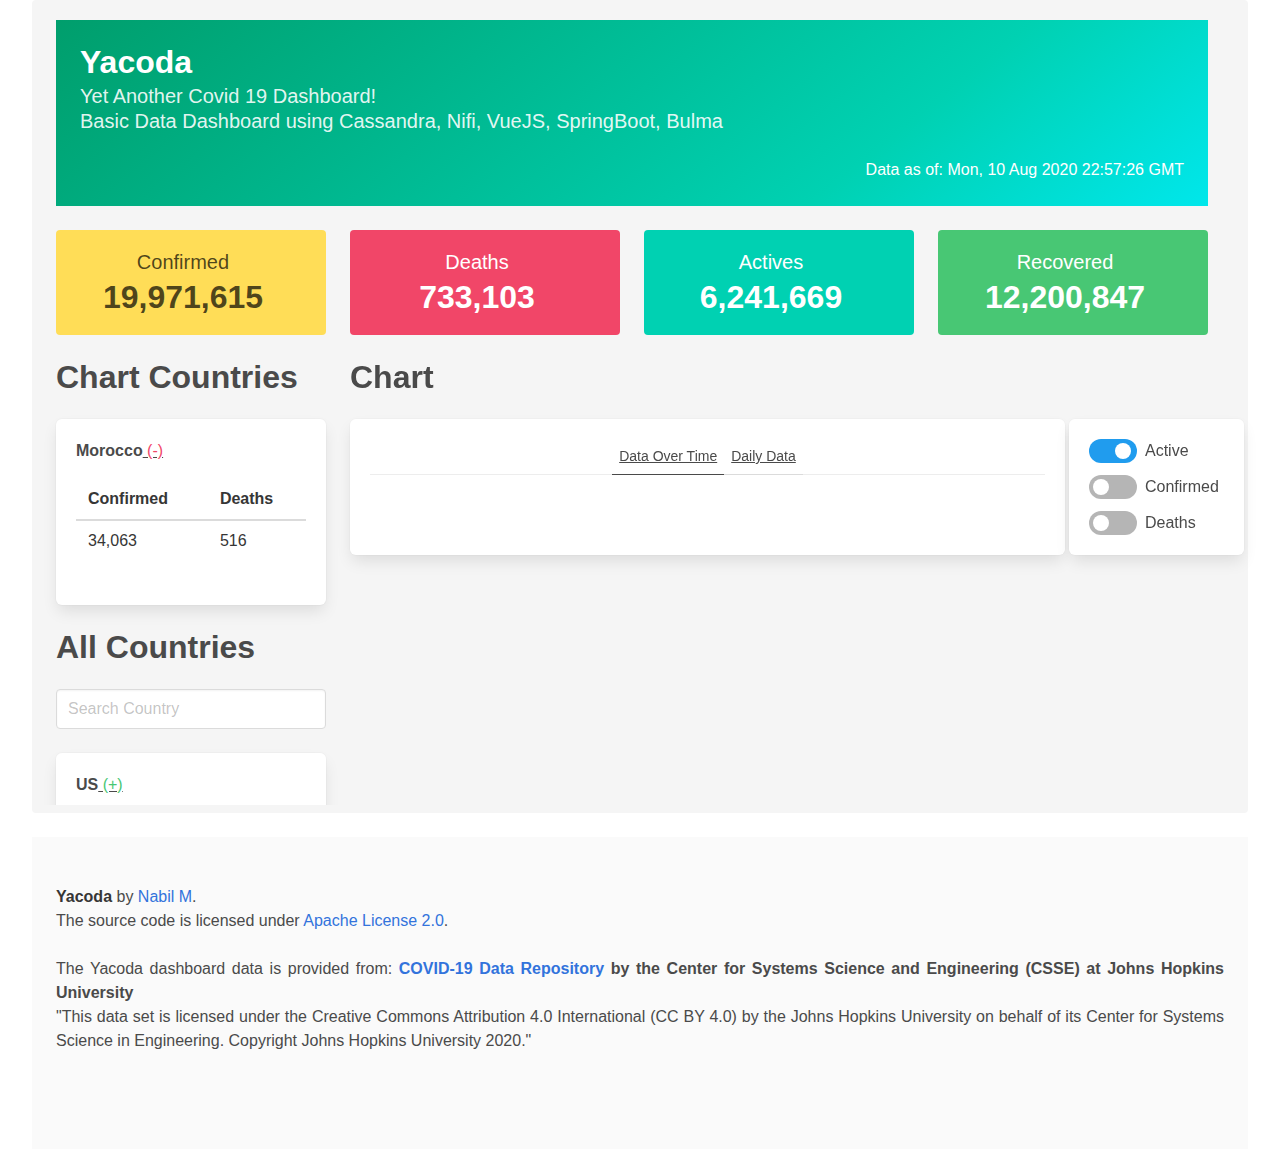
<file: index.html>
<!DOCTYPE html><html lang=en><head><meta charset=utf-8><meta http-equiv=X-UA-Compatible content="IE=edge"><meta name=viewport content="width=device-width,initial-scale=1"><link rel=icon href=/favicon.ico><title>Yacoda</title><link href=/css/app.9af43554.css rel=preload as=style><link href=/css/chunk-vendors.5ff60f72.css rel=preload as=style><link href=/js/app.eabdd105.js rel=preload as=script><link href=/js/chunk-vendors.7b739cc1.js rel=preload as=script><link href=/css/chunk-vendors.5ff60f72.css rel=stylesheet><link href=/css/app.9af43554.css rel=stylesheet></head><body><noscript><strong>We're sorry but Yacoda doesn't work properly without JavaScript enabled. Please enable it to continue.</strong></noscript><div id=app></div><script src=/js/chunk-vendors.7b739cc1.js></script><script src=/js/app.eabdd105.js></script></body></html>
</file>
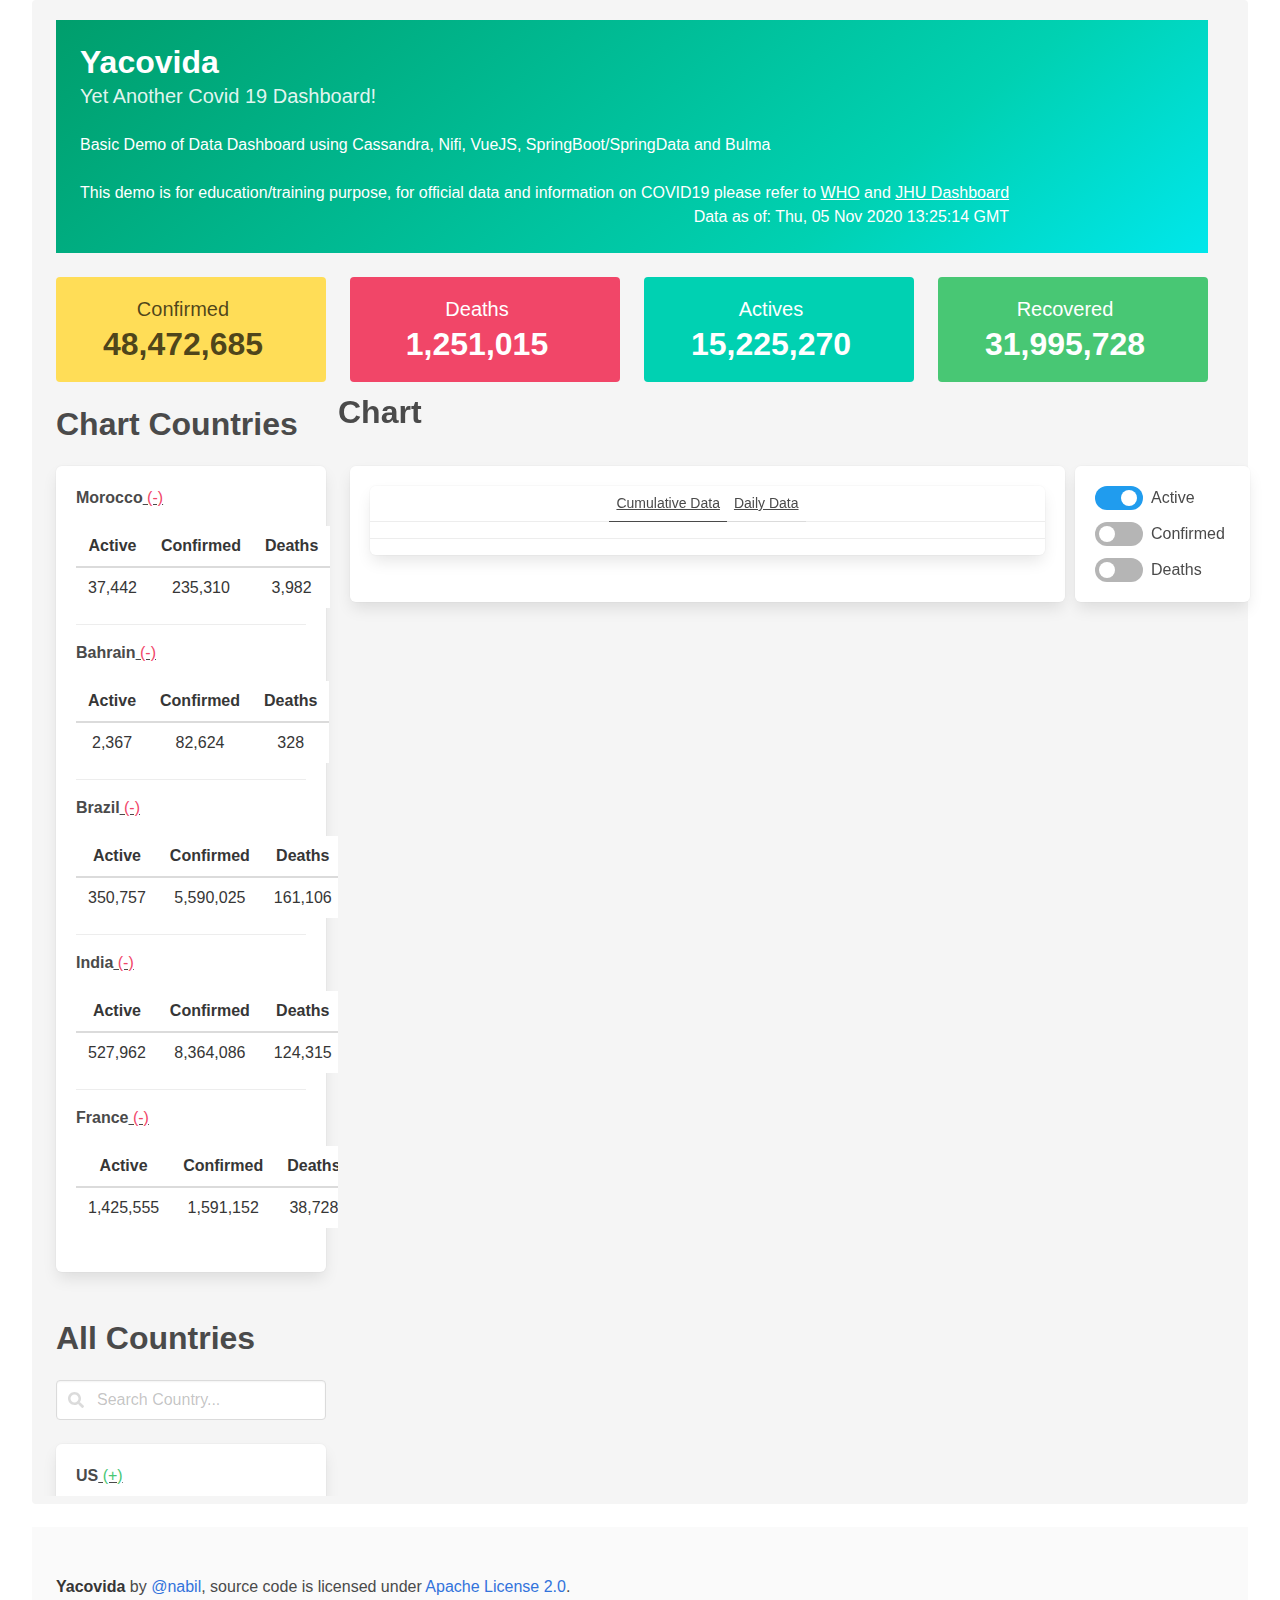
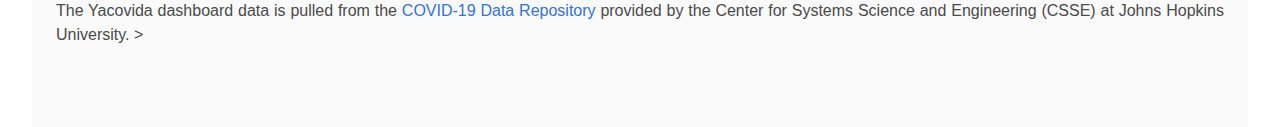
<file: yacovida/index.html>
<!DOCTYPE html><html lang=en><head><meta charset=utf-8><meta http-equiv=X-UA-Compatible content="IE=edge"><meta name=viewport content="width=device-width,initial-scale=1"><link rel=icon href=/yacovida/favicon.ico><title>Yacovida</title><link href=/yacovida/css/app.3ed14807.css rel=preload as=style><link href=/yacovida/css/chunk-vendors.5ff60f72.css rel=preload as=style><link href=/yacovida/js/app.43e39180.js rel=preload as=script><link href=/yacovida/js/chunk-vendors.ff9b92fc.js rel=preload as=script><link href=/yacovida/css/chunk-vendors.5ff60f72.css rel=stylesheet><link href=/yacovida/css/app.3ed14807.css rel=stylesheet></head><body><noscript><strong>We're sorry but Yacovida doesn't work properly without JavaScript enabled. Please enable it to continue.</strong></noscript><div id=app></div><script src=/yacovida/js/chunk-vendors.ff9b92fc.js></script><script src=/yacovida/js/app.43e39180.js></script></body></html>
</file>
